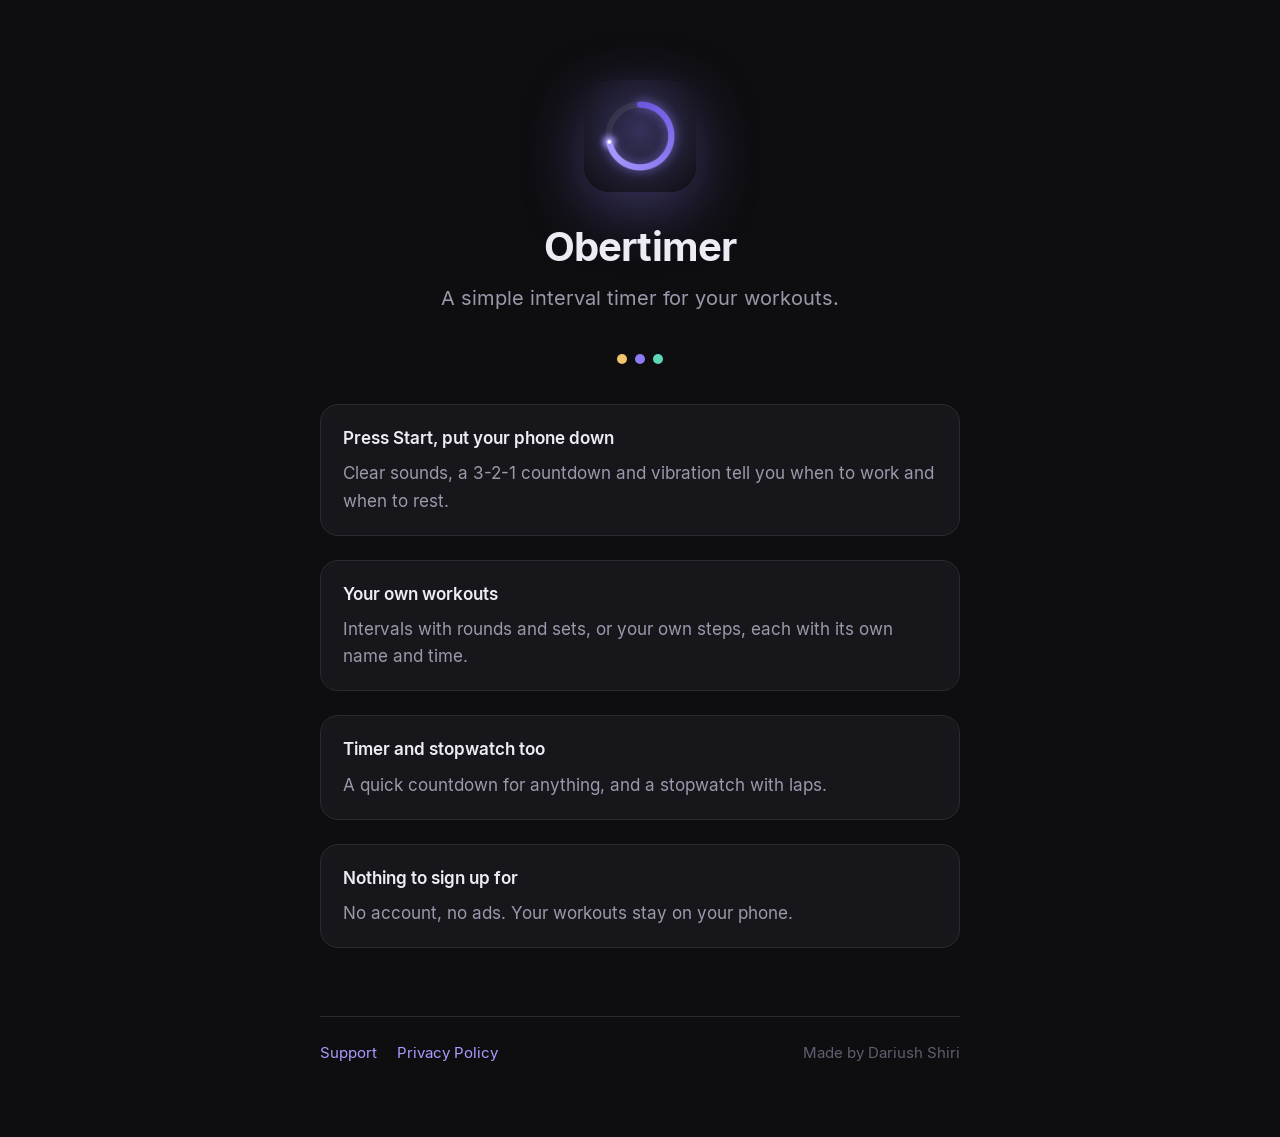
<file: index.html>
<!doctype html>
<html lang="en">
<head>
  <meta charset="utf-8">
  <meta name="viewport" content="width=device-width, initial-scale=1">
  <title>Obertimer</title>
  <meta name="description" content="Obertimer is a simple interval timer for your workouts.">
  <link rel="icon" href="icon.png">
  <link rel="stylesheet" href="style.css">
</head>
<body>
<main>
  <section class="hero">
    <img src="icon.png" alt="Obertimer app icon">
    <h1>Obertimer</h1>
    <p class="lead">A simple interval timer for your workouts.</p>
    <div class="dots" aria-hidden="true">
      <span style="background: var(--prepare)"></span>
      <span style="background: var(--accent)"></span>
      <span style="background: var(--rest)"></span>
    </div>
  </section>

  <div class="features">
    <div class="card">
      <h2>Press Start, put your phone down</h2>
      <p>Clear sounds, a 3-2-1 countdown and vibration tell you when to work and when to rest.</p>
    </div>
    <div class="card">
      <h2>Your own workouts</h2>
      <p>Intervals with rounds and sets, or your own steps, each with its own name and time.</p>
    </div>
    <div class="card">
      <h2>Timer and stopwatch too</h2>
      <p>A quick countdown for anything, and a stopwatch with laps.</p>
    </div>
    <div class="card">
      <h2>Nothing to sign up for</h2>
      <p>No account, no ads. Your workouts stay on your phone.</p>
    </div>
  </div>

  <footer>
    <a href="support.html">Support</a>
    <a href="privacy.html">Privacy Policy</a>
    <span>Made by Dariush Shiri</span>
  </footer>
</main>
</body>
</html>
</file>
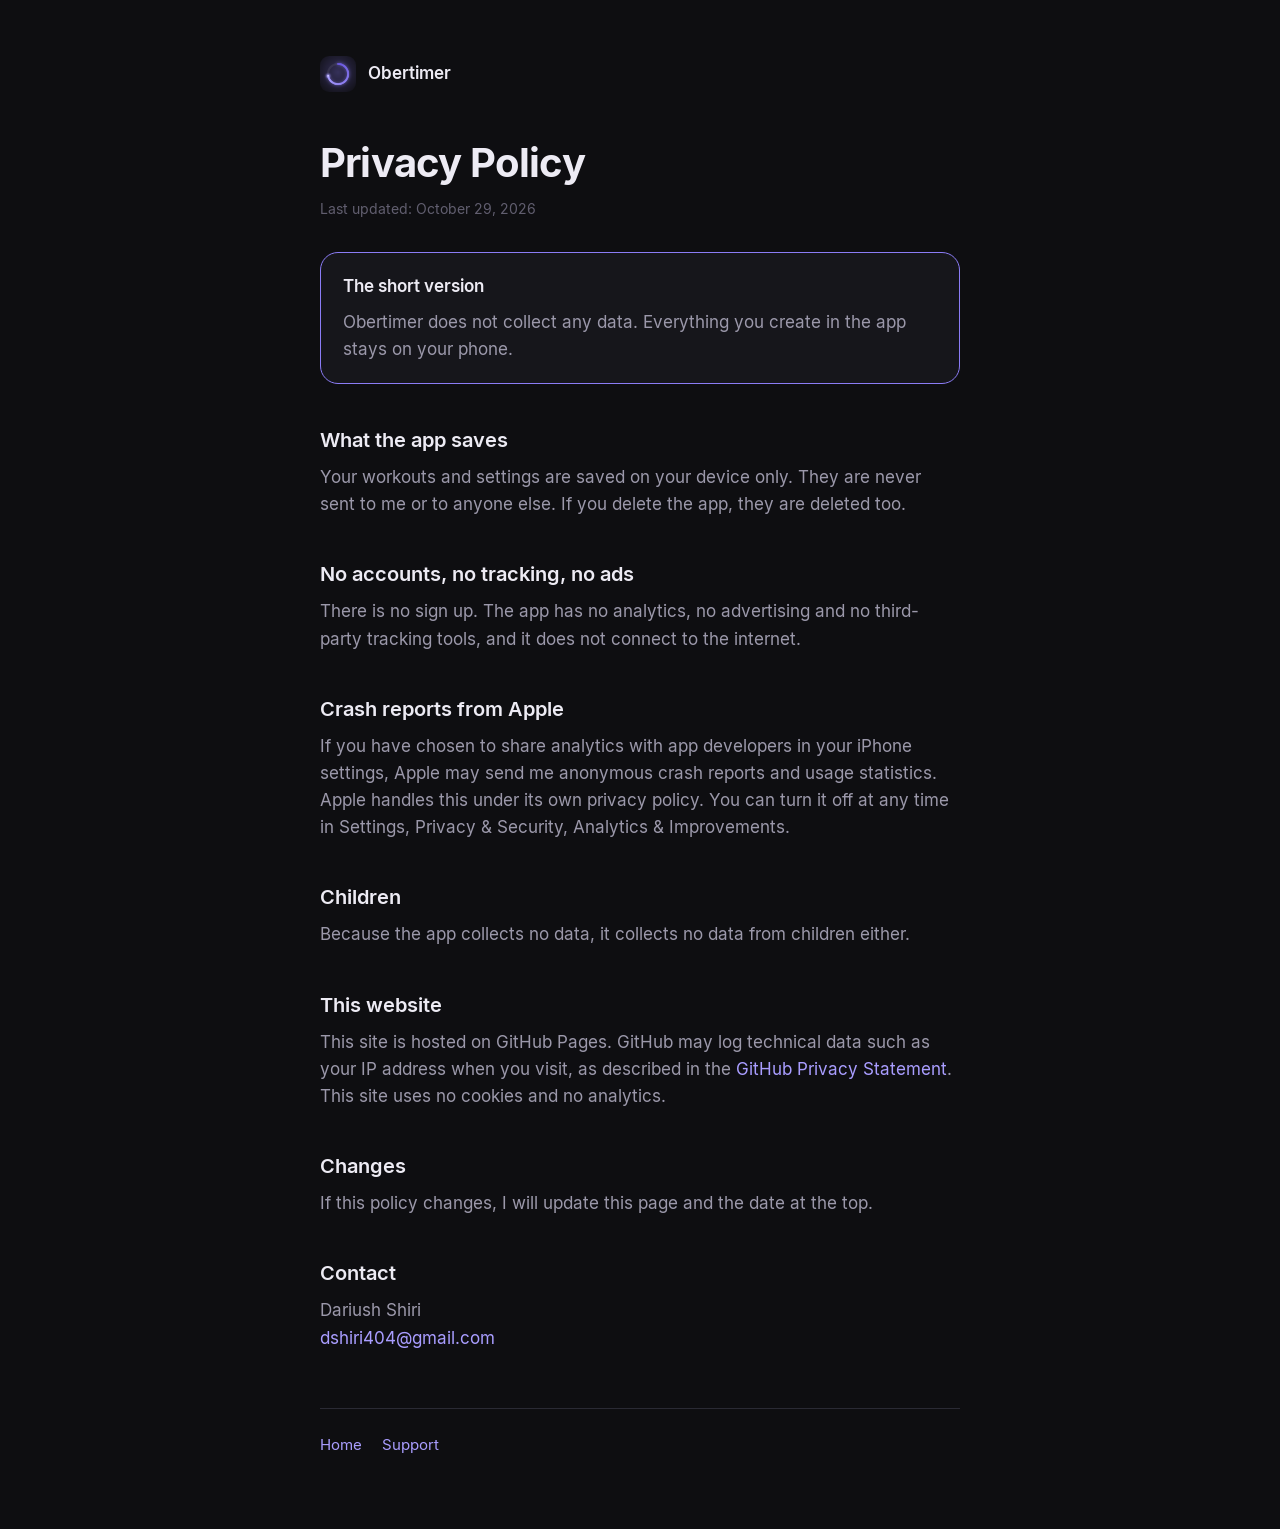
<file: privacy.html>
<!doctype html>
<html lang="en">
<head>
  <meta charset="utf-8">
  <meta name="viewport" content="width=device-width, initial-scale=1">
  <title>Privacy</title>
  <meta name="description" content="Obertimer privacy policy: the app collects no data.">
  <link rel="icon" href="icon.png">
  <link rel="stylesheet" href="style.css">
</head>
<body>
<main>
  <a class="brand" href="index.html"><img src="icon.png" alt="">Obertimer</a>

  <h1>Privacy Policy</h1>
  <p class="meta">Last updated: October 29, 2026</p>

  <div class="card highlight">
    <h2>The short version</h2>
    <p>Obertimer does not collect any data. Everything you create in the app stays on your phone.</p>
  </div>

  <h2>What the app saves</h2>
  <p>Your workouts and settings are saved on your device only. They are never sent to me or to anyone else. If you delete the app, they are deleted too.</p>

  <h2>No accounts, no tracking, no ads</h2>
  <p>There is no sign up. The app has no analytics, no advertising and no third-party tracking tools, and it does not connect to the internet.</p>

  <h2>Crash reports from Apple</h2>
  <p>If you have chosen to share analytics with app developers in your iPhone settings, Apple may send me anonymous crash reports and usage statistics. Apple handles this under its own privacy policy. You can turn it off at any time in Settings, Privacy &amp; Security, Analytics &amp; Improvements.</p>

  <h2>Children</h2>
  <p>Because the app collects no data, it collects no data from children either.</p>

  <h2>This website</h2>
  <p>This site is hosted on GitHub Pages. GitHub may log technical data such as your IP address when you visit, as described in the <a href="https://docs.github.com/en/site-policy/privacy-policies/github-general-privacy-statement">GitHub Privacy Statement</a>. This site uses no cookies and no analytics.</p>

  <h2>Changes</h2>
  <p>If this policy changes, I will update this page and the date at the top.</p>

  <h2>Contact</h2>
  <p>Dariush Shiri<br><a data-e="moc.liamg@404irihsd">my email address (needs JavaScript)</a></p>

  <footer>
    <a href="index.html">Home</a>
    <a href="support.html">Support</a>
  </footer>
</main>
<script src="email.js"></script>
</body>
</html>
</file>
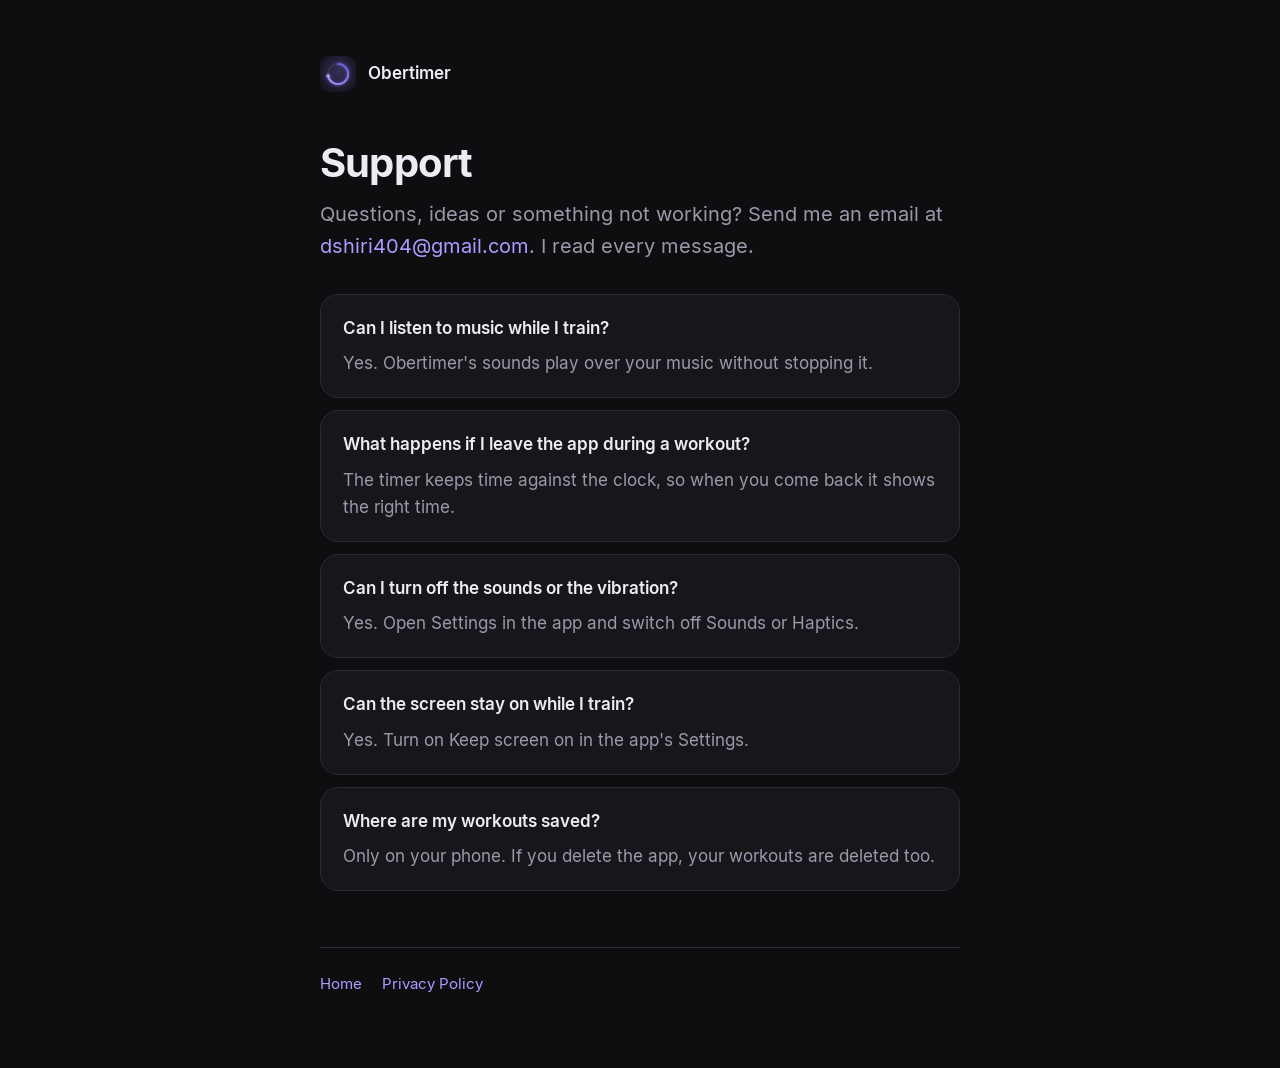
<file: support.html>
<!doctype html>
<html lang="en">
<head>
  <meta charset="utf-8">
  <meta name="viewport" content="width=device-width, initial-scale=1">
  <title>Support</title>
  <meta name="description" content="Help and contact for the Obertimer app.">
  <link rel="icon" href="icon.png">
  <link rel="stylesheet" href="style.css">
</head>
<body>
<main>
  <a class="brand" href="index.html"><img src="icon.png" alt="">Obertimer</a>

  <h1>Support</h1>
  <p class="lead">Questions, ideas or something not working? Send me an email at <a data-e="moc.liamg@404irihsd">my email address (needs JavaScript)</a>. I read every message.</p>

  <div class="card">
    <h2>Can I listen to music while I train?</h2>
    <p>Yes. Obertimer's sounds play over your music without stopping it.</p>
  </div>
  <div class="card">
    <h2>What happens if I leave the app during a workout?</h2>
    <p>The timer keeps time against the clock, so when you come back it shows the right time.</p>
  </div>
  <div class="card">
    <h2>Can I turn off the sounds or the vibration?</h2>
    <p>Yes. Open Settings in the app and switch off Sounds or Haptics.</p>
  </div>
  <div class="card">
    <h2>Can the screen stay on while I train?</h2>
    <p>Yes. Turn on Keep screen on in the app's Settings.</p>
  </div>
  <div class="card">
    <h2>Where are my workouts saved?</h2>
    <p>Only on your phone. If you delete the app, your workouts are deleted too.</p>
  </div>

  <footer>
    <a href="index.html">Home</a>
    <a href="privacy.html">Privacy Policy</a>
  </footer>
</main>
<script src="email.js"></script>
</body>
</html>
</file>
<file: style.css>
@font-face { font-family: Inter; src: url(fonts/Inter-Regular.ttf) format("truetype"); font-weight: 400; font-display: swap; }
@font-face { font-family: Inter; src: url(fonts/Inter-SemiBold.ttf) format("truetype"); font-weight: 600; font-display: swap; }
@font-face { font-family: Inter; src: url(fonts/Inter-Bold.ttf) format("truetype"); font-weight: 700; font-display: swap; }

/* The app's palette (obertimer/lib/theme/app_colors.dart). */
:root {
  --bg: #0E0E11;
  --surface: #16161B;
  --border: #2A2A34;
  --text: #EDEBF4;
  --text-2: #9B98AA;
  --text-3: #615E6F;
  --accent: #8B7CF6;
  --accent-bright: #A99DFF;
  --rest: #5ED6B8;
  --prepare: #F2C46D;
}

* { box-sizing: border-box; }

body {
  margin: 0;
  background: var(--bg);
  color: var(--text);
  font: 400 17px/1.6 Inter, system-ui, -apple-system, sans-serif;
  -webkit-font-smoothing: antialiased;
}

main { max-width: 680px; margin: 0 auto; padding: 56px 20px 72px; }

a { color: var(--accent-bright); text-decoration: none; }
a:hover { text-decoration: underline; }

.brand { display: flex; align-items: center; gap: 12px; margin-bottom: 48px; color: var(--text); font-weight: 600; }
.brand img { width: 36px; height: 36px; border-radius: 9px; }
.brand:hover { text-decoration: none; }

h1 { font-size: 40px; line-height: 1.15; font-weight: 700; letter-spacing: -0.02em; margin: 0 0 12px; }
h2 { font-size: 20px; font-weight: 600; margin: 40px 0 8px; }
p { margin: 0 0 14px; color: var(--text-2); }
.lead { font-size: 20px; color: var(--text-2); margin-bottom: 32px; }
.meta { font-size: 14px; color: var(--text-3); margin-bottom: 32px; }
strong { color: var(--text); font-weight: 600; }

.card {
  background: var(--surface);
  border: 1px solid var(--border);
  border-radius: 18px;
  padding: 20px 22px;
  margin: 0 0 12px;
}
.card h2 { margin-top: 0; font-size: 17px; }
.card p:last-child { margin-bottom: 0; }

.highlight { border-color: var(--accent); }

/* Home page */
.hero { text-align: center; padding-top: 24px; }
.hero img { width: 112px; height: 112px; border-radius: 26px; margin-bottom: 24px; box-shadow: 0 18px 60px rgba(139, 124, 246, 0.35); }
.hero .lead { margin-bottom: 40px; }
.dots { display: flex; justify-content: center; gap: 8px; margin-bottom: 40px; }
.dots span { width: 10px; height: 10px; border-radius: 50%; }
.features { display: grid; gap: 12px; text-align: left; }

footer { margin-top: 56px; padding-top: 24px; border-top: 1px solid var(--border); display: flex; flex-wrap: wrap; gap: 20px; font-size: 15px; }
footer span { color: var(--text-3); margin-left: auto; }

@media (max-width: 480px) {
  main { padding-top: 36px; }
  h1 { font-size: 32px; }
  .lead { font-size: 18px; }
  footer span { margin-left: 0; width: 100%; }
}
</file>
